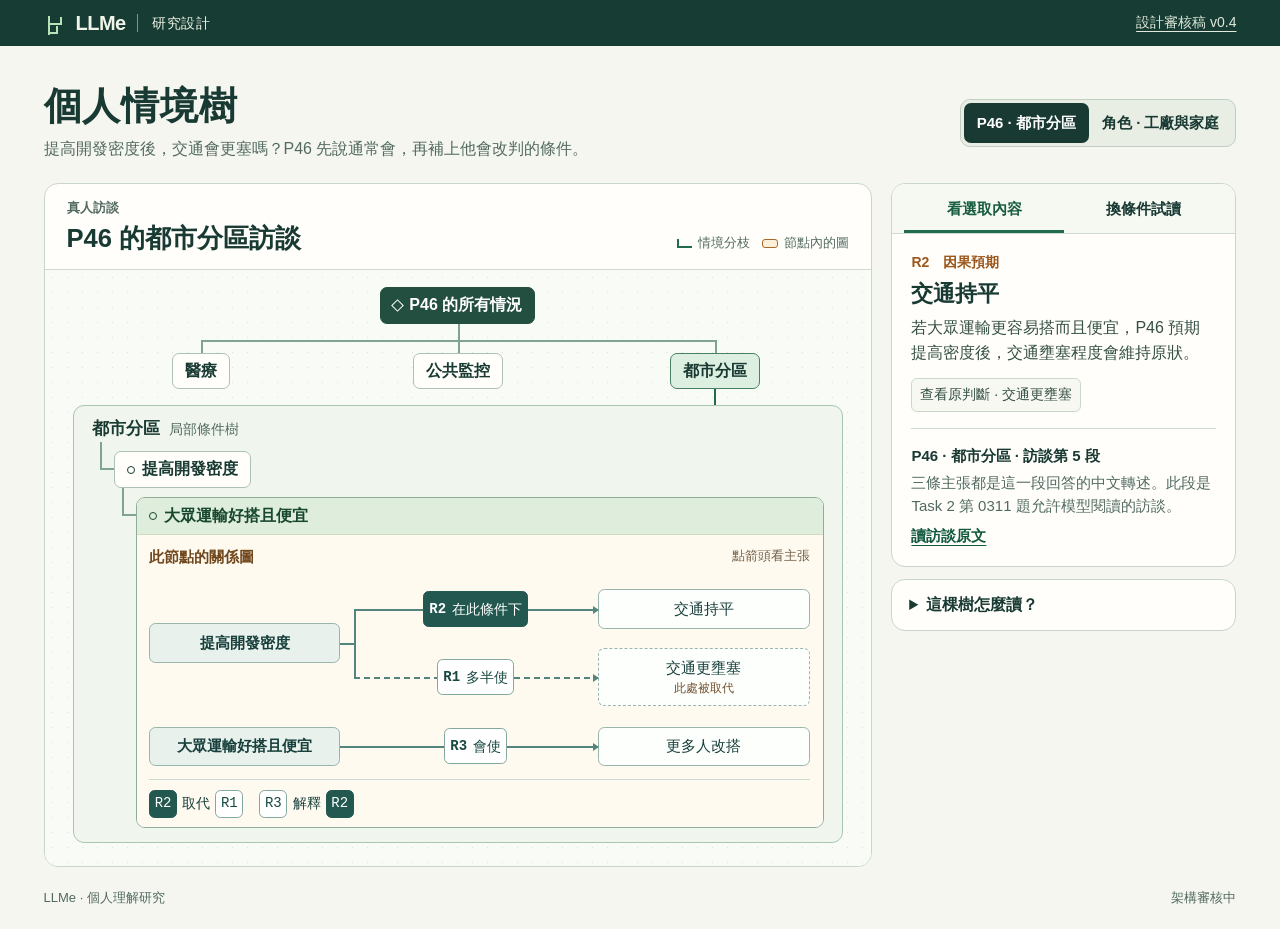
<file: docs/tree-review/index.html>
<!doctype html>
<html lang="zh-Hant">
<head>
  <meta charset="utf-8">
  <meta name="viewport" content="width=device-width, initial-scale=1">
  <title>個人情境樹 · LLMe</title>
  <link rel="stylesheet" href="review.css">
  <link rel="stylesheet" href="graph.css">
  <script defer src="examples.js"></script>
  <script defer src="claim-graph.js"></script>
  <script defer src="review.js"></script>
</head>
<body>
  <header class="mast">
    <div class="wrap mast-inner">
      <div class="wordmark"><i class="mark" aria-hidden="true"></i> LLMe <span>研究設計</span></div>
      <a href="../graph-tree-design.md">設計審核稿 v0.4</a>
    </div>
  </header>
  <main class="wrap">
    <div class="heading">
      <div><h1>個人情境樹</h1>
        <p id="case-intro">從一個人的角色或議題往下看，找出什麼條件會改變他的判斷。</p>
      </div>
      <div id="case-switch" class="switch" role="group" aria-label="選擇設計案例"></div>
    </div>
    <noscript>請開啟瀏覽器的 JavaScript 以操作這棵樹。</noscript>
    <div class="workspace">
      <section class="board" aria-labelledby="case-title">
        <header class="board-head">
          <div><span class="eyeline" id="case-type"></span><h2 id="case-title"></h2></div>
          <div class="legend"><span><i class="tree-line"></i>情境分枝</span><span><i class="graph-line"></i>節點內的圖</span></div>
        </header>
        <div id="map"></div>
      </section>
      <aside class="rail" aria-label="選取內容與情境試讀">
        <section class="inspector">
          <div class="tabs" role="group" aria-label="檢視方式">
            <button data-mode="inspect" aria-pressed="true">看選取內容</button>
            <button data-mode="trial" aria-pressed="false">換條件試讀</button>
          </div>
          <div id="inspector-body"></div>
        </section>
        <details class="reading">
          <summary>這棵樹怎麼讀？</summary>
          <ol>
            <li><b>選大情境。</b>從議題或生活角色進入。兩個入口有時會通到同一個節點。</li>
            <li><b>追局部條件。</b>一條分枝代表更窄的情境。兩個兄弟分枝的條件也可能同時成立。</li>
            <li><b>點圖裡的箭頭。</b>每條箭頭是一項判斷。「覆寫」會指出這個條件改變了哪一項原判斷。</li>
          </ol>
          <p>本頁供研究者審核設計。第一輪 Raw、Graph、Flat 各自只讀該題允許的訪談；這裡的試讀不會成為實驗輸入。</p>
        </details>
      </aside>
    </div>
    <footer>LLMe · 個人理解研究 <span>架構審核中</span></footer>
  </main>
</body>
</html>
</file>
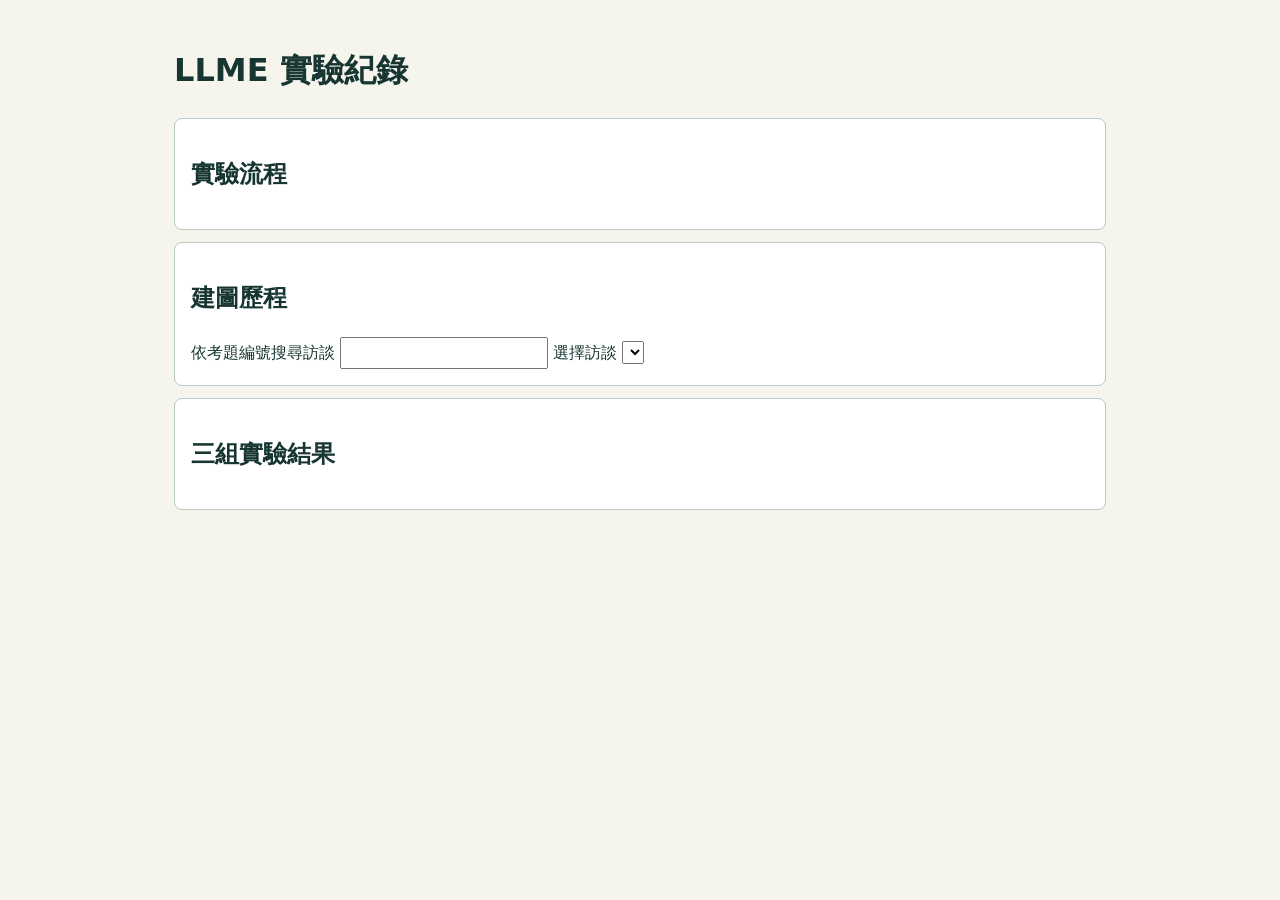
<file: llme/audit.html>
<!doctype html><html lang="zh-Hant"><meta charset="utf-8"><meta name="viewport" content="width=device-width, initial-scale=1"><title>LLME 實驗紀錄</title>
<style>*{box-sizing:border-box}body{max-width:980px;margin:auto;padding:24px;color:#173632;background:#f5f5ed;font:16px/1.6 system-ui}section,details{background:white;padding:16px;margin:12px 0;border:1px solid #b7cbc6;border-radius:8px}select,input{max-width:100%;font:inherit}p{overflow-wrap:anywhere}blockquote{border-left:4px solid #389884;margin:8px;padding-left:14px}summary{cursor:pointer}pre{white-space:pre-wrap;overflow-wrap:anywhere}th,td{padding:6px;text-align:left}progress{width:100%}</style>
<h1>LLME 實驗紀錄</h1><p id="mode"></p><section><h2>實驗流程</h2><div id="flow"></div></section>
<section><h2>建圖歷程</h2><label>依考題編號搜尋訪談 <input id="search" type="search"></label> <label>選擇訪談 <select id="scope"></select></label><div id="history"></div></section>
<section><h2>三組實驗結果</h2><div id="results"></div></section>
<script type="application/json" id="data">__DATA__</script><script>
const d=JSON.parse(document.querySelector('#data').textContent), el=id=>document.getElementById(id);
function add(parent,tag,value){const n=document.createElement(tag);n.textContent=value;parent.append(n);return n}
el('mode').textContent=d.model+' ｜ 此頁為匯出當下的紀錄';
if(d.cohort_person){const a=add(el('mode'),'a','開啟互動報告與三組逐題比較');a.href='../cohort/index.html#view=questions&person='+encodeURIComponent(d.cohort_person)}
const total=d.rows.reduce((n,r)=>n+r.questions.length,0);
const buildLabels={strict:'原始格式通過',recovered:'已修復格式',partial:'保留部分主張',evidence_only:'使用訪談原文作答',empty:'無可用主張'};
for(const [label,n,max] of [['準備訪談',d.rows.length,d.rows.length],['建圖並驗證快照',d.rows.filter(r=>r.status==='已重播').length,d.rows.length],['逐題執行 Raw、Graph、Flat',d.completed,total*3],['官方評分',Object.keys(d.scores).length,3]]){
add(el('flow'),'div',label+'　'+n+' / '+max);const bar=add(el('flow'),'progress','');bar.max=max;bar.value=n}
const counts=new Map();
for(const r of d.rows){const status=r.recovery?.status;if(status && status!=='strict')counts.set(status,(counts.get(status)||0)+1)}
if(counts.size)add(el('flow'),'p',Array.from(counts,([status,n])=>(buildLabels[status]||status)+' '+n+' 份訪談').join(' ｜ '));
function show(){
const h=el('history');h.replaceChildren();const r=d.rows[el('scope').value];if(!r){add(h,'p','查無相符考題');return;}
const rec=r.recovery, referenceOnly=rec?.status==='evidence_only';
const editCount=r.edits.length+(referenceOnly?' 筆原文證據':' 筆新增主張');
add(h,'p',r.status+' ｜ '+r.history.length+' 段訪談 ｜ '+editCount);
if(rec){add(h,'strong',buildLabels[rec.status]||rec.status);
add(h,'p','採用的模型主張 '+rec.accepted+' 筆'+(rec.total==null?'':'，共提出 '+rec.total+' 筆')+'。'+(referenceOnly?'Graph 和 Flat 使用這份訪談的原問原答作為證據。':''));
if(rec.issues?.length){const issues=add(h,'details','');add(issues,'summary','查看格式與證據檢查紀錄（'+rec.issues.length+'）');for(const issue of rec.issues)add(issues,'p',typeof issue==='string'?issue:JSON.stringify(issue))}}
if(r.error)add(h,'p','原始建圖回覆的驗證紀錄　'+r.error);
if(r.status==='已重播')add(h,'p',(r.legacy?'舊版紀錄，由保存的回覆重建。':'已比對保存的操作鏈。')+'最終 Graph 與 Flat 均已比對快照。');
if(Object.hasOwn(r,'builder_text')){const original=add(h,'details','');add(original,'summary','查看模型建圖的原始回覆'+(r.finish?'（'+r.finish+'）':''));add(original,'pre',r.builder_text||'模型沒有傳回文字。')}
const qa=add(h,'details','');add(qa,'summary','閱讀這次建圖可用的訪談');for(const q of r.history){add(qa,'p',q.evidence_id+'　'+q.question);add(qa,'blockquote',q.answer)}
if(r.edits.length){
const label=add(h,'label','重播到第幾筆操作　'),slider=add(label,'input','');slider.type='range';slider.min=0;slider.max=r.edits.length;slider.value=r.edits.length;
const state=add(h,'div','');function replay(){state.replaceChildren();add(state,'strong','版本 '+slider.value+' / '+r.edits.length);for(const e of r.edits.slice(0,Number(slider.value))){const c=e.claim;add(state,'div',c.source+'　── '+c.relation+' →　'+c.target)}}slider.oninput=replay;replay()}
for(const [i,e] of r.edits.entries()){const c=e.claim,n=add(h,'details','');add(n,'summary',(i+1)+'　'+c.source+' → '+c.target);add(n,'p',c.source+' — '+c.relation+' → '+c.target+' ｜ '+c.outcome);
add(n,'p','持有者 '+c.holder+' ｜ 對象 '+c.about+' ｜ 條件 '+(c.condition??'未指定')+' ｜ '+c.basis+(c.overrides?' ｜ 覆寫主張 '+c.overrides:''));
add(n,'p',c.evidence_id+'　'+r.history.find(q=>q.evidence_id===c.evidence_id).question);add(n,'blockquote',c.quote);for(const x of c.additional_evidence||[]){add(n,'p',x.role+' ｜ '+x.evidence_id+'　'+r.history.find(q=>q.evidence_id===x.evidence_id).question);add(n,'blockquote',x.quote)}add(n,'p','父版本 '+e.parent);add(n,'p','版本 '+e.id)}
const qs=add(h,'details','');add(qs,'summary','使用這份訪談的 '+r.questions.length+' 道考題與模型作答');for(const q of r.questions){add(qs,'h3',q.id).id=q.id;add(qs,'p',q.prompt);for(const a of ['raw','graph','flat']){
const arm=add(qs,'details','');add(arm,'summary',a+'　作答 '+(q.answers[a]??'缺答')+(q.metrics?' ｜ 得分或誤差 '+q.metrics[a]:''));
if(Object.hasOwn(q.answers,a)){add(arm,'p',q.system);const context=a==='raw'?r.history.map((x,i)=>'Q'+(i+1)+': '+x.question+'\nA'+(i+1)+': '+x.answer).join('\n\n'):r.views[a];add(arm,'pre',q.before+context+q.after)}
if(location.hash.slice(1)===q.id)qs.open=true;}}}
function filter(){const s=el('scope'),term=el('search').value.toLowerCase();s.replaceChildren();d.rows.forEach((r,i)=>{if(r.questions.some(q=>q.id.includes(term))){const state=r.recovery?.status;const name=r.questions[0].id+' 等 '+r.questions.length+' 題';const opt=add(s,'option',state&&state!=='strict'?name+' ｜ '+(buildLabels[state]||state):name);opt.value=i}});show()}
el('scope').onchange=show;el('search').oninput=filter;el('search').value=location.hash.slice(1);filter();
const results=el('results');if(Object.keys(d.scores).length){const t=add(results,'table',''),tr=add(t,'tr','');for(const k of ['組別','T1 正確率 ↑','T2 平均誤差 ↓'])add(tr,'th',k);
for(const [arm,s] of Object.entries(d.scores)){const row=add(t,'tr','');for(const v of [arm,s.bsi_acc==null?'—':s.bsi_acc.toFixed(2)+'%',s.bdu_mae?.toFixed(3)??'—'])add(row,'td',v)}
if(d.pilot)add(results,'a','所選題目的評分明細').href='pilot-scores.json';else add(results,'a','開啟配對差異圖與 95% 區間').href='report/index.html'}else add(results,'p','等待評分報告。')
</script></html>
</file>
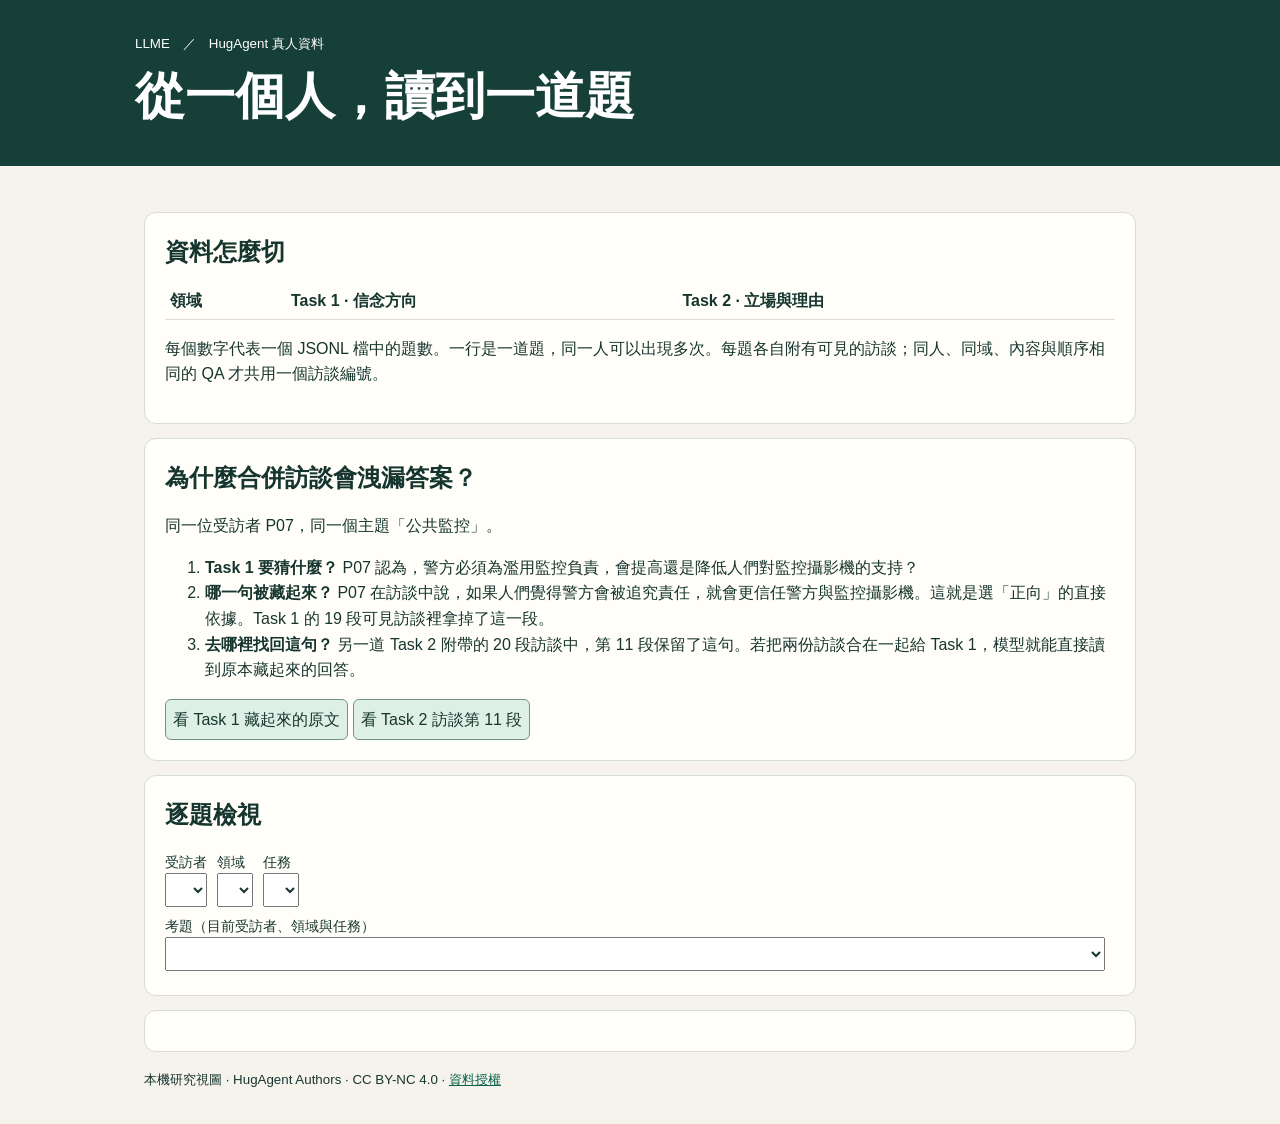
<file: tools/hugagent/viewer.html>
<!doctype html><html lang="zh-Hant"><meta charset="utf-8"><meta name="viewport" content="width=device-width,initial-scale=1">
<title>HugAgent · 訪談資料圖譜</title><style>
*{box-sizing:border-box}body{margin:0;background:#f5f3eb;color:#17352f;font:16px/1.6 "Segoe UI",sans-serif}main{max-width:1120px;margin:auto;padding:32px 5%}header{background:#163f38;color:#fff;padding:30px max(5%,calc((100vw - 1010px)/2))}h1{margin:0;font-size:clamp(30px,5vw,50px)}h2{margin:0 0 12px}h3{margin:10px 0}small,code{overflow-wrap:anywhere}section,article{background:#fffef9;border:1px solid #d4ded4;border-radius:12px;padding:20px;margin:14px 0}label{display:inline-grid;margin:4px 10px 4px 0;font-size:14px}select,button{font:inherit;padding:7px;color:#17352f;max-width:100%}button,summary,select{cursor:pointer}button{border:1px solid #71928a;border-radius:6px;background:#def0e6}summary{font-weight:600}details{border-top:1px solid #ddd;padding:12px 0}pre{white-space:pre-wrap;overflow-wrap:anywhere;background:#edf2ec;padding:12px}table{border-collapse:collapse;width:100%}td,th{text-align:left;padding:5px;border-bottom:1px solid #ddd}blockquote{border-left:3px solid #c79350;margin:10px 0;padding-left:14px}p{white-space:pre-line}a{color:#09624e}#item{width:100%}
</style><header><small>LLME　／　HugAgent 真人資料</small><h1>從一個人，讀到一道題</h1><div id="stats"></div></header><main>
<section><h2>資料怎麼切</h2><table><thead><tr><th>領域</th><th>Task 1 · 信念方向</th><th>Task 2 · 立場與理由</th></tr></thead><tbody id="counts"></tbody></table>
<p>每個數字代表一個 JSONL 檔中的題數。一行是一道題，同一人可以出現多次。每題各自附有可見的訪談；同人、同域、內容與順序相同的 QA 才共用一個訪談編號。</p>
</section>
<section><h2>為什麼合併訪談會洩漏答案？</h2>
<p>同一位受訪者 P07，同一個主題「公共監控」。</p>
<ol>
<li><strong>Task 1 要猜什麼？</strong> P07 認為，警方必須為濫用監控負責，會提高還是降低人們對監控攝影機的支持？</li>
<li><strong>哪一句被藏起來？</strong> P07 在訪談中說，如果人們覺得警方會被追究責任，就會更信任警方與監控攝影機。這就是選「正向」的直接依據。Task 1 的 19 段可見訪談裡拿掉了這一段。</li>
<li><strong>去哪裡找回這句？</strong> 另一道 Task 2 附帶的 20 段訪談中，第 11 段保留了這句。若把兩份訪談合在一起給 Task 1，模型就能直接讀到原本藏起來的回答。</li>
</ol>
<button id="demo">看 Task 1 藏起來的原文</button>
<button id="demo-t2">看 Task 2 訪談第 11 段</button>
</section>
<section><h2>逐題檢視</h2><label>受訪者<select id="person"></select></label><label>領域<select id="domain"></select></label><label>任務<select id="task"></select></label><label style="display:grid">考題（目前受訪者、領域與任務）<select id="item"></select></label></section>
<article id="detail"></article><small>本機研究視圖 · HugAgent Authors · CC BY-NC 4.0 · <a href="data/LICENSE">資料授權</a></small></main><script>
const db=/*DATA*/null;
const el=id=>document.getElementById(id);
const esc=v=>String(v).replace(/[&<>"']/g,c=>({'&':'&amp;','<':'&lt;','>':'&gt;','"':'&quot;',"'":'&#39;'}[c]));
const pretty=v=>'<pre>'+esc(JSON.stringify(v,null,2))+'</pre>';
const domains={healthcare:'醫療',surveillance:'公共監控',zoning:'都市分區'};
const kind=x=>x.row.source_qa?'Task 1':'Task 2';
const distinct=a=>[...new Set(a)].sort();
const people=distinct(db.items.map(x=>x.row.participant_id));
const byId=new Map(db.items.map(x=>[x.row.item_id,x]));
function options(id,values,labels,selected){el(id).replaceChildren(...values.map((v,i)=>new Option(labels[i],v)));if(values.includes(selected))el(id).value=selected}
el('stats').textContent=people.length+' 人　／　'+db.items.length.toLocaleString()+' 題　／　'+db.scopes.length+' 份訪談輸入';
for(const [key,label] of Object.entries(domains)){const rows=db.items.filter(x=>x.row.topic===key);el('counts').innerHTML+='<tr><th>'+label+'</th><td>'+rows.filter(x=>kind(x)==='Task 1').length+'</td><td>'+rows.filter(x=>kind(x)==='Task 2').length+'</td></tr>'}
options('person',people,people);
function refresh(target){const r=target?.row;if(r)el('person').value=r.participant_id;
let rows=db.items.filter(x=>x.row.participant_id===el('person').value);
const ds=distinct(rows.map(x=>x.row.topic));options('domain',ds,ds.map(d=>domains[d]),r?.topic||el('domain').value);
rows=rows.filter(x=>x.row.topic===el('domain').value);
const ts=distinct(rows.map(kind));options('task',ts,ts,target?kind(target):el('task').value);
rows=rows.filter(x=>kind(x)===el('task').value);const ids=rows.map(x=>x.row.item_id);
options('item',ids,rows.map(x=>x.row.item_id+' · '+(x.row.question_type||'belief_attribution')),r?.item_id);render()}
function qa(q){return '<b>'+esc(q.question)+'</b><blockquote>'+esc(q.answer)+'</blockquote>'}
function render(){const x=byId.get(el('item').value),r=x.row,h=db.scopes[x.scope],related=db.items.filter(y=>y.scope===x.scope);
const leak=x.leak&&byId.get(x.leak[0]);
const scoring=r.source_qa?{answer:r.answer,reasoning:r.reasoning,source_qa:r.source_qa}:{user_answer:r.user_answer};
el('detail').innerHTML='<small>'+esc(x.file)+' · 第 '+x.line+' 行 · <a href="https://github.com/'+db.source.repository+'/blob/'+db.source.revision+'/Benchmark/data/'+x.file+'#L'+x.line+'">fork 原檔</a></small><h2>'+esc(r.participant_id)+' ／ '+domains[r.topic]+' ／ '+kind(x)+'</h2><h3>考題｜模型要回答這一題</h3><code>task_question</code><p>'+esc(r.task_question)+'</p>'+pretty(r.answer_options||{scale:r.scale,...(r.reason_text?{reason_text:r.reason_text}:{})})+'<details><summary>參考資料｜受訪背景 · demographics</summary>'+pretty(r.demographics)+'</details><details><summary>參考資料｜真人與 chatbot 的訪談 · context_qas · '+h.length+' 段</summary><p>Raw 直接讀這些 QA。Graph 預計從同一份 QA 抽取主張與引文，Flat 再將相同主張攤成文字。目前可檢視原始證據。</p>'+h.map((q,i)=>'<small id="qa-'+(i+1)+'">第 '+(i+1)+' 段 · 原編號 '+esc(q.question_number)+'</small><p>'+qa(q)+'</p>').join('')+'</details><details><summary>考題捷徑｜使用上面同一份訪談的 '+related.length+' 道題</summary><p>每個按鈕都會切換上方的考題。此處跨 Task 1 和 Task 2 列出使用相同訪談的考題。</p>'+['Task 1','Task 2'].map(task=>{
const group=related.filter(y=>kind(y)===task);
return '<h3>'+task+' · '+group.length+' 題</h3>'+group.map(y=>'<button data-id="'+esc(y.row.item_id)+'">'+esc(y.row.item_id.split('-').at(-1))+'</button>').join(' ');
}).join('')+'</details><details><summary>揭開評分欄位'+(leak?'與跨題洩漏對照':'')+'</summary>'+pretty(scoring)+(leak?'<h3>若按人合併會看到什麼？</h3><p>本題遮住的 source_qa，在另一題 '+db.scopes[leak.scope].length+' 段訪談的第 '+(x.leak[1]+1)+' 段逐字出現。</p>'+qa(db.scopes[leak.scope][x.leak[1]])+'<button data-id="'+leak.row.item_id+'">查看 '+leak.row.item_id+'</button>':'')+'</details><details><summary>完整 JSONL 原始欄位</summary>'+pretty({...r,context_qas:h})+'</details>';
}
function demo(){refresh(byId.get('belief_state_inference-surveillance-0009'));el('detail').querySelectorAll('details')[3].open=true}
function showInterviewQA(number){
  const match=el('qa-'+number);
  if(!match)return false;
  match.closest('details').open=true;
  match.scrollIntoView();
  return true;
}
function openLinkedItem(){
  const params=new URLSearchParams(location.hash.slice(1));
  const target=byId.get(params.get('item'));
  refresh(target||byId.get('belief_state_inference-surveillance-0009'));
  if(!target)return;
  const number=params.get('qa');
  if(!/^[1-9]\d*$/.test(number)||!showInterviewQA(number))el('detail').scrollIntoView();
}
el('detail').onclick=e=>{if(e.target.dataset.id)refresh(byId.get(e.target.dataset.id))};
el('demo-t2').onclick=()=>{
const t1=byId.get('belief_state_inference-surveillance-0009');
refresh(byId.get(t1.leak[0]));
showInterviewQA(t1.leak[1]+1);
};
el('demo').onclick=()=>{demo();el('detail').scrollIntoView()};for(const id of ['person','task','domain'])el(id).onchange=()=>refresh();el('item').onchange=render;
window.addEventListener('hashchange',openLinkedItem);
openLinkedItem();
</script></html>
</file>
<file: docs/tree-review/review.css>
:root {
  color-scheme: light;
  --ink: #193a33;
  --muted: #526a61;
  --line: #cfdbd1;
  --branch: #80a394;
  --green: #216b51;
  --amber: #9c571c;
  --paper: #fffefa;
  font-family: "DM Sans", "Segoe UI", "Microsoft JhengHei", sans-serif;
  color: var(--ink);
  background: #f5f6f0;
}
* { box-sizing: border-box; }
body { margin: 0; font-size: 16px; line-height: 1.55; }
button, select { font: inherit; }
button, summary, select { cursor: pointer; }
button { color: inherit; }
button:focus-visible, a:focus-visible, summary:focus-visible, select:focus-visible {
  outline: 3px solid #087b82; outline-offset: 3px;
}
.wrap { max-width: 1460px; padding-inline: clamp(14px, 3.4vw, 56px); margin: 0 auto; }
.mast { background: #173c33; color: #f1f5e9; }
.mast-inner, .wordmark, .heading, .board-head, .legend, .legend span, .graph-title, footer {
  display: flex; align-items: center;
}
.mast-inner { min-height: 46px; justify-content: space-between; }
.wordmark { font-size: 20px; font-weight: 720; letter-spacing: -.025em; gap: 11px; }
.wordmark span { font: 500 14px/1.3 "Segoe UI", sans-serif; padding-left: 14px; border-left: 1px solid #79988a; letter-spacing: .06em; }
.mark { position: relative; width: 17px; height: 19px; border-left: 2px solid #b9e1b8; margin-left: 4px; transform: translateY(2px); }
.mark::after, .mark::before { content: ""; position: absolute; left: 0; border: solid #b9e1b8; border-width: 0 2px 2px 0; height: 6px; width: 10px; }
.mark::before { top: 1px; }.mark::after { top: 10px; width: 6px; }
.mast a { color: #e1eadc; font-size: 14px; text-underline-offset: 4px; }
.heading { justify-content: space-between; gap: 18px; margin-block: clamp(20px, 3vw, 40px) 21px; }
h1, h2, h3, p { margin: 0; }
h1 { font: 720 clamp(32px, 3vw, 46px)/1.18 "Noto Serif TC", "PMingLiU", serif; letter-spacing: .025em; }
.heading p { margin-top: 7px; color: var(--muted); }
.switch, .tabs { display: flex; }
.switch { flex-shrink: 0; border: 1px solid #c0cec3; padding: 3px; border-radius: 10px; background: #e9eee5; }
.switch button, .tabs button { background: transparent; border: 0; font-size: 15px; font-weight: 650; }
.switch button { padding: 8px 13px; border-radius: 7px; }
.switch button[aria-pressed="true"] { background: var(--ink); color: white; }
.workspace { display: grid; grid-template-columns: minmax(0, 2.4fr) minmax(268px, 1fr); gap: clamp(12px, 1.5vw, 24px); align-items: start; }
.board, .inspector, .reading { border: 1px solid #cad6cb; border-radius: 14px; background: var(--paper); }
.board { min-width: 0; overflow: hidden; }
.board-head { justify-content: space-between; align-items: flex-end; padding: 14px 22px; border-bottom: 1px solid var(--line); gap: 10px; }
.board-head h2 { font-size: clamp(20px, 2vw, 26px); line-height: 1.35; }
.eyeline { display: block; color: var(--muted); font-weight: 650; font-size: 13px; margin-bottom: 3px; }
.legend { gap: 12px; flex-wrap: wrap; color: var(--muted); font-size: 13px; padding-bottom: 2px; }
.legend span { gap: 6px; }
.tree-line { width: 15px; height: 9px; border: solid var(--green); border-width: 0 0 2px 2px; }
.graph-line { width: 16px; height: 9px; border: 1.5px solid #a96729; border-radius: 3px; background: #fcf0d9; }
#map { background-color: #f9fbf6; background-image: radial-gradient(#dce4d9 .8px, transparent .8px); background-size: 15px 15px; padding: 17px clamp(11px, 2.2vw, 32px) 23px; }
.root-row { text-align: center; }
.tree-button { display: inline-flex; align-items: center; gap: 7px; text-align: left; border: 1px solid #adc2b4; border-radius: 7px; background: var(--paper); font-weight: 650; line-height: 1.4; padding: 6px 12px; min-height: 36px; }
.tree-button:hover { border-color: var(--green); background: #edf4eb; }
.tree-button[aria-pressed="true"] { box-shadow: 0 0 0 2px var(--green); }
.root-button { background: #234f41; color: #fff; border-color: #234f41; }
.root-button:hover { background: #183e32; color: white; }
.root-icon, .local-icon { flex: 0 0 auto; width: 9px; height: 9px; border: 1.5px solid currentColor; }
.root-icon { transform: rotate(45deg); }
.local-icon { border-radius: 50%; width: 8px; height: 8px; }
.domains { list-style: none; display: flex; margin: 0; padding: 16px 0 0; position: relative; }
.domains::before { content: ""; position: absolute; top: 0; height: 16px; left: 50%; border-left: 2px solid var(--branch); }
.domain { min-width: 0; flex: 1; text-align: center; position: relative; padding: 13px 4px 0; }
.domain::before { content: ""; position: absolute; top: 0; left: 0; right: 0; border-top: 2px solid var(--branch); }
.domain:first-child::before { left: 50%; } .domain:last-child::before { right: 50%; }
.domain:only-child::before { border: 0; }
.domain::after { content: ""; position: absolute; top: 0; left: 50%; height: 13px; border-left: 2px solid var(--branch); }
.domain .tree-button { height: 100%; justify-content: center; }
.domain .on-path { background: #dcefe1; border-color: #498263; }
.inner { margin-top: 16px; position: relative; border: 1px solid #a9c5b2; border-radius: 11px; background: #f0f6ed; padding: 10px clamp(9px, 1.4vw, 20px) 14px; }
.inner::before { content: ""; position: absolute; left: var(--entry); top: -17px; height: 16px; border-left: 2px solid var(--green); }
.inner h3 { display: flex; align-items: baseline; gap: 9px; font-size: 17px; }
.inner h3 small { font-weight: 500; color: var(--muted); font-size: 14px; }
.branches { list-style: none; margin: 0 0 0 4px; padding: 0 0 0 18px; }
.branch { position: relative; padding-top: 9px; }
.branch::before, .branch::after { content: ""; position: absolute; left: -14px; border-color: var(--branch); border-style: solid; }
.branch::before { border-width: 0 0 0 2px; top: 0; bottom: 0; }
.branch:last-child::before { height: 26px; bottom: auto; }
.branch::after { border-width: 2px 0 0; top: 26px; width: 14px; }
.branch .tree-button { position: relative; z-index: 1; }
.selected-node { border: 1px solid #8ead98; border-radius: 9px; background: #fafcf6; overflow: hidden; }
.selected-node > .tree-button { width: 100%; justify-content: flex-start; background: #deeddc; border: 0; border-radius: 0; color: #18482f; }
.selected-node > .tree-button[aria-pressed="true"] { box-shadow: none; }
.selected-node > .tree-button:focus-visible { outline-offset: -3px; }
.selected-node > .graph-frame { margin: 0; border: 0; border-top: 1px solid #cfdbbe; border-radius: 0; }
.tree-button.match { border-style: dashed; border-color: var(--green); }
.match-hint { color: var(--green); font-size: 13px; }
.inner .empty, .root-empty { font-size: 15px; color: var(--muted); margin: 8px 0 0; }
.root-empty { text-align: center; }
.graph-frame { min-width: 0; margin-top: 7px; padding: 10px clamp(6px, 1vw, 16px) 9px; border-radius: 9px; border: 1px solid #dec59d; background: #fffaf0; }
.graph-title { gap: 8px; justify-content: space-between; margin-bottom: 7px; }
.graph-title strong { font-size: 15px; color: #71481e; }
.graph-title small { font-size: 13px; color: #715d44; }
.rail { min-width: 0; }
.inspector { overflow: hidden; }
.tabs { padding: 0 12px; background: #f6f8f2; border-bottom: 1px solid var(--line); }
.tabs button { padding: 13px 5px 10px; flex: 1; border-bottom: 3px solid transparent; }
.tabs button[aria-pressed="true"] { color: #185d41; border-bottom-color: var(--green); }
.inspector-content { padding: 18px clamp(13px, 1.5vw, 23px); color: #344f44; }
.inspector-content h3 { font: 700 22px/1.45 "Noto Serif TC", "PMingLiU", serif; color: var(--ink); margin-bottom: 6px; overflow-wrap: anywhere; }
.overline { font-size: 14px; color: var(--muted); margin-bottom: 5px; }
.claim-type { color: var(--amber); font-weight: 650; }
.source { padding-top: 15px; margin-top: 16px; border-top: 1px solid var(--line); font-size: 15px; }
.source b { display: block; color: var(--ink); margin-bottom: 4px; }
.source p { color: var(--muted); }
.source a { display: inline-block; color: #135a41; text-underline-offset: 4px; margin-top: 7px; font-weight: 650; }
.relations { margin: 12px 0 0; display: flex; flex-wrap: wrap; gap: 6px; }
.link-chip { background: #f7f8f2; border: 1px solid #cad8ca; font-size: 14px; border-radius: 6px; padding: 5px 8px; }
.link-chip:hover { border-color: var(--green); }
.reading { margin-top: 12px; padding: 13px 17px; }
.reading summary { font-weight: 650; }
.reading ol { padding-left: 20px; margin: 10px 0; }
.reading li { margin-bottom: 7px; }
.reading p { color: var(--muted); font-size: 14px; border-top: 1px solid var(--line); padding-top: 9px; }
.trial-select { width: 100%; margin: 4px 0 14px; border: 1px solid #93ad9d; border-radius: 6px; color: var(--ink); background: white; padding: 6px; }
.trial-status { display: grid; grid-template-columns: max-content 1fr; gap: 6px 12px; border-top: 1px solid var(--line); padding-top: 11px; font-size: 14px; }
.trial-status dt { color: var(--muted); } .trial-status dd { margin: 0; }
.mobile-inspect { display: none; }
footer { justify-content: space-between; margin: 21px 0; font-size: 13px; color: var(--muted); }
@media (max-width: 860px) {
  .heading { align-items: flex-start; flex-wrap: wrap; }
  .workspace { grid-template-columns: 1fr; }
  .rail { display: grid; grid-template-columns: 1fr; }
  .mobile-inspect { display: inline-block; font-size: 14px; color: #16543e; }
}
@media (max-width: 560px) {
  .heading { gap: 12px; margin: 18px 0 12px; }
  .heading p { font-size: 15px; }
  .board-head { align-items: flex-start; padding: 12px; flex-direction: column; gap: 4px; }
  .legend { gap: 10px; }
  .switch { width: 100%; } .switch button { flex: 1; padding: 7px 4px; }
  .tree-button { padding: 5px 8px; font-size: 15px; min-height: 36px; }
  .domain { padding-inline: 2px; } .domain .tree-button { padding-inline: 5px; }
  .branches { padding-left: 11px; margin-left: 1px; }
  .branch::before, .branch::after { left: -9px; } .branch::after { width: 9px; }
  .graph-title { flex-wrap: wrap; gap: 2px 8px; }
}
</file>
<file: docs/tree-review/graph.css>
.claim-graph {
  --cg-ink: #173f3b;
  --cg-line: #53857e;
  --cg-border: #98b5ad;
  container-type: inline-size;
  min-width: 0;
  color: var(--cg-ink);
}

.claim-graph .cg-lane {
  display: grid;
  grid-template-columns: minmax(0, 0.9fr) minmax(0, 2fr);
  align-items: center;
}

.claim-graph .cg-lane + .cg-lane { margin-top: 0.65rem; }

.claim-graph .cg-origin,
.claim-graph .cg-target {
  position: relative;
  border: 1px solid var(--cg-border);
  border-radius: 0.4rem;
  padding: 0.48rem 0.55rem;
  background: #fdfffc;
  text-align: center;
  font-size: 0.95rem;
  line-height: 1.45;
  overflow-wrap: anywhere;
}

.claim-graph .cg-origin {
  margin-right: 0.85rem;
  background: #e8f1ec;
  font-weight: 650;
}

.claim-graph .cg-origin::after {
  position: absolute;
  content: "";
  left: calc(100% + 1px);
  top: 50%;
  width: 0.85rem;
  border-top: 2px solid var(--cg-line);
}

.claim-graph .cg-branches { display: grid; grid-auto-rows: 1fr; }

.claim-graph .cg-branch {
  position: relative;
  isolation: isolate;
  display: grid;
  grid-template-columns: minmax(0, 1fr) minmax(0, 0.95fr);
  align-items: center;
  gap: 0.68rem;
  padding: 0.32rem 0 0.32rem 0.62rem;
}

.claim-graph .cg-branch::after {
  content: "";
  position: absolute;
  z-index: -1;
  left: 0;
  right: 0;
  top: 50%;
  border-top: 2px solid var(--cg-line);
}

.claim-graph .cg-branch::before {
  content: "";
  position: absolute;
  left: 0;
  top: 0;
  bottom: 0;
  border-left: 2px solid var(--cg-line);
}

.claim-graph .cg-branch:first-child::before { top: 50%; }
.claim-graph .cg-branch:last-child::before { bottom: 50%; }

.claim-graph .cg-target::before {
  content: "";
  position: absolute;
  right: 100%;
  top: calc(50% - 0.26rem + 1px);
  border-top: 0.26rem solid transparent;
  border-bottom: 0.26rem solid transparent;
  border-left: 0.42rem solid var(--cg-line);
}

.claim-graph .cg-edge,
.claim-graph .cg-ref {
  box-sizing: border-box;
  color: #184941;
  border: 1px solid #83a89d;
  border-radius: 0.35rem;
  background: #fff;
  cursor: pointer;
  font: inherit;
}

.claim-graph .cg-edge {
  justify-self: center;
  display: inline-flex;
  align-items: center;
  justify-content: center;
  flex-wrap: wrap;
  gap: 0.1rem 0.35rem;
  max-width: 100%;
  min-height: 2.25rem;
  padding: 0.25rem 0.36rem;
  font-size: 0.875rem;
  line-height: 1.3;
}

.claim-graph .cg-id,
.claim-graph .cg-ref {
  font-family: "IBM Plex Mono", Consolas, monospace;
  font-size: 0.875rem;
}

.claim-graph .cg-edge:hover,
.claim-graph .cg-ref:hover { background: #deeee6; }

.claim-graph button[aria-pressed="true"] {
  background: #22584f;
  color: white;
  border-color: #22584f;
}

.claim-graph button:focus-visible { outline: 3px solid #b96230; outline-offset: 2px; }

.claim-graph .cg-note {
  display: block;
  color: #73502e;
  font-size: 0.77rem;
  line-height: 1.5;
}

.claim-graph .cg-replaced .cg-target { border-style: dashed; }
.claim-graph .cg-replaced::after { border-top-style: dashed; }

.claim-graph .cg-links {
  display: flex;
  flex-wrap: wrap;
  align-items: center;
  gap: 0.38rem 1rem;
  padding-top: 0.62rem;
  margin-top: 0.48rem;
  border-top: 1px solid #ccdad4;
}

.claim-graph .cg-link { display: inline-flex; gap: 0.32rem; align-items: center; }
.claim-graph .cg-ref { min-height: 1.75rem; padding: 0.05rem 0.29rem; }
.claim-graph .cg-link-label { font-size: 0.875rem; }

@container (max-width: 24rem) {
  .claim-graph .cg-lane { grid-template-columns: minmax(0, 1fr); }
  .claim-graph .cg-origin { justify-self: start; max-width: 100%; margin: 0 0 0.48rem; }
  .claim-graph .cg-origin::after {
    top: calc(100% + 1px);
    left: calc(0.72rem - 1px);
    width: 0;
    height: 0.48rem;
    border: 0;
    border-left: 2px solid var(--cg-line);
  }
  .claim-graph .cg-branches { margin-left: 0.72rem; }
  .claim-graph .cg-branch:first-child::before { top: 0; }
  .claim-graph .cg-branch { grid-template-columns: minmax(0, 1fr) minmax(0, 1fr); }
}
</file>
